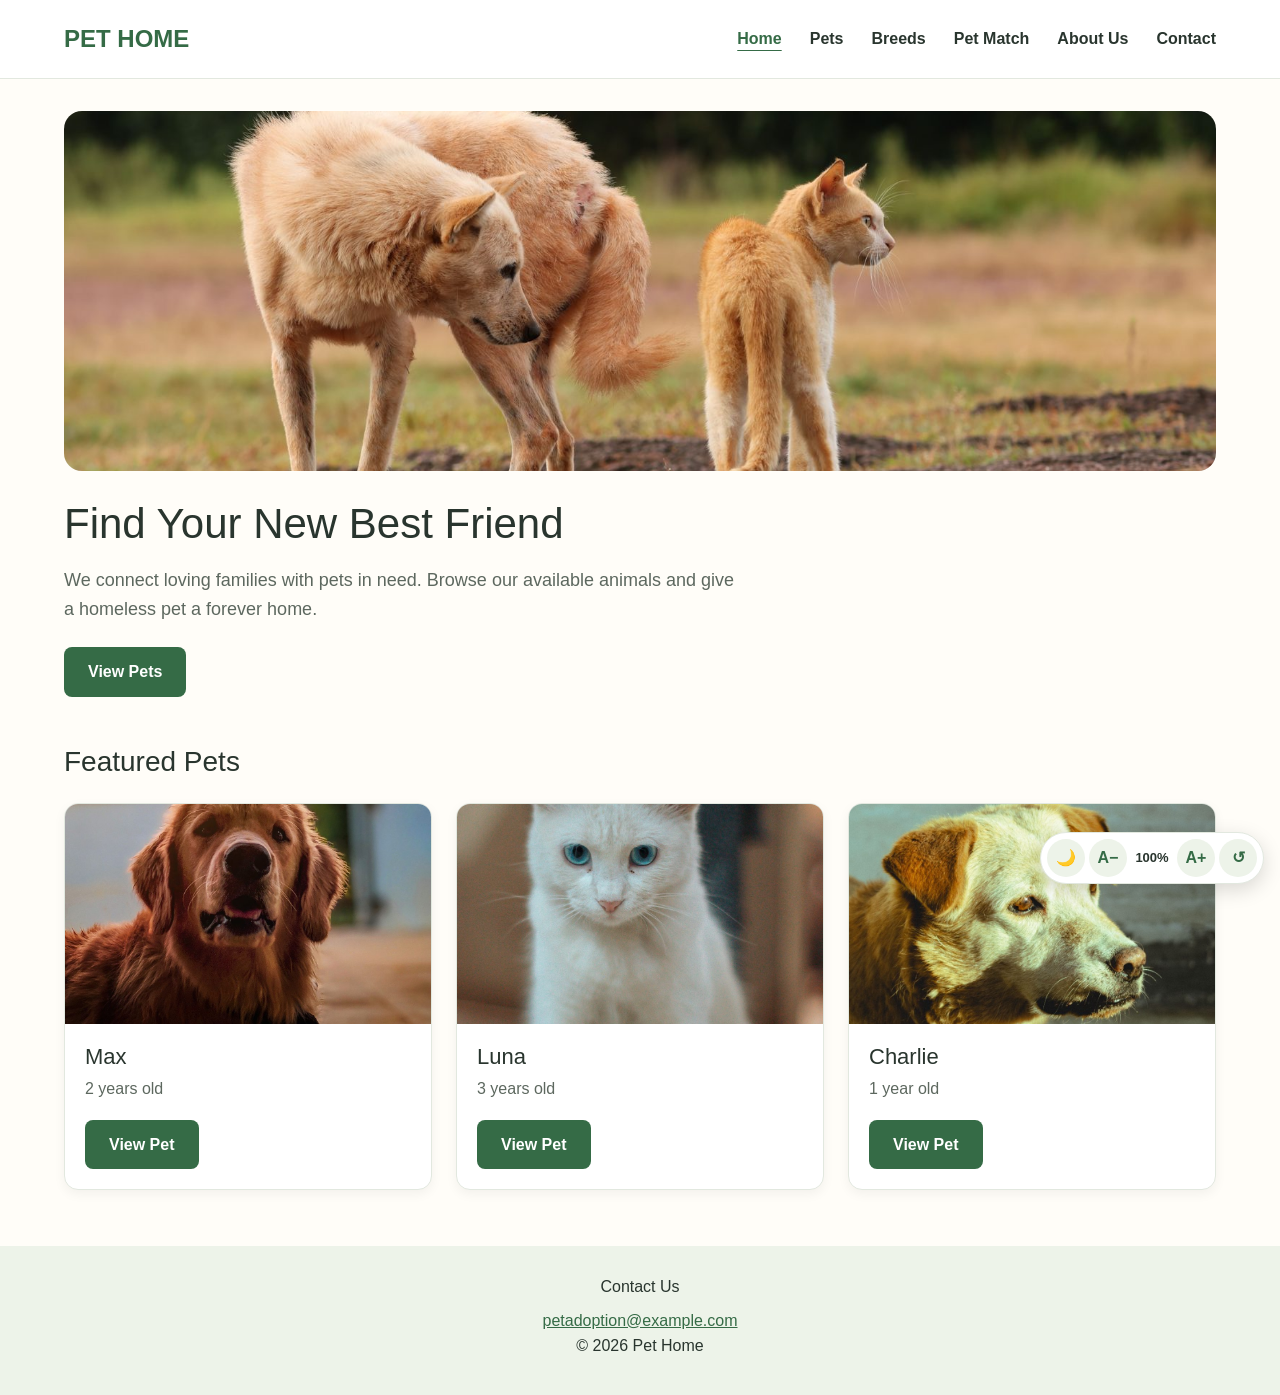
<file: index.html>
<!DOCTYPE html>
<html lang="en">
<head>
    <meta charset="UTF-8">
    <meta name="viewport" content="width=device-width, initial-scale=1.0">
    <meta name="description"
          content="Pet Home helps homeless pets find loving families.">

    <title>Pet Home | Home</title>
    <link href="https://cdn.jsdelivr.net/npm/bootstrap@5.3.8/dist/css/bootstrap.min.css"
        rel="stylesheet">
    <link rel="stylesheet" href="css/style-zhibek.css">
    <link rel="stylesheet" href="css/style-final.css">
</head>
<body>

    <header class="site-header">
        <nav class="navbar" aria-label="Main navigation">
            <a href="index.html" class="logo">PET HOME</a>

            <ul class="nav-links">
                <li>
                    <a href="index.html" aria-current="page">Home</a>
                </li>
                <li><a href="pets.html">Pets</a></li>
                <li><a href="breeds.html">Breeds</a></li>
                <li><a href="match.html">Pet Match</a></li>
                <li><a href="about.html">About Us</a></li>
                <li><a href="contact.html">Contact</a></li>
            </ul>
        </nav>
    </header>

    <main>
        <section class="hero">
            <img src="images/home.jpg"
                 alt="Pets waiting for a loving home"
                 class="hero-image">

            <div class="hero-content">
                <h1>Find Your New Best Friend</h1>

                <p>
                    We connect loving families with pets in need.
                    Browse our available animals and give
                    a homeless pet a forever home.
                </p>

                <a href="pets.html" class="button">View Pets</a>
            </div>
        </section>

        <section class="featured-pets">
            <h2>Featured Pets</h2>

            <div class="pet-grid">

                <article class="pet-card">
                    <img src="images/max.jpg"
                         alt="Max, a Labrador looking for a home"
                         class="pet-image">

                    <div class="pet-card-content">
                        <h3>Max</h3>
                        <p>2 years old</p>
                        <a href="pet-max.html" class="button">
                            View Pet
                        </a>
                    </div>
                </article>

                <article class="pet-card">
                    <img src="images/luna.jpg"
                         alt="Luna, a cat looking for a home"
                         class="pet-image">

                    <div class="pet-card-content">
                        <h3>Luna</h3>
                        <p>3 years old</p>
                        <a href="pet-luna.html" class="button">
                            View Pet
                        </a>
                    </div>
                </article>

                <article class="pet-card">
                    <img src="images/charlie.jpg"
                         alt="Charlie, a dog looking for a home"
                         class="pet-image">

                    <div class="pet-card-content">
                        <h3>Charlie</h3>
                        <p>1 year old</p>
                        <a href="pet-charlie.html" class="button">
                            View Pet
                        </a>
                    </div>
                </article>

            </div>
        </section>
    </main>

    <footer class="site-footer">
        <p>Contact Us</p>

        <a href="mailto:petadoption@example.com">
            petadoption@example.com
        </a>

        <p>&copy; 2026 Pet Home</p>
    </footer>

    <script src="js/storage.js"></script>
    <script src="js/theme.js"></script>
</body>
</html>
</file>
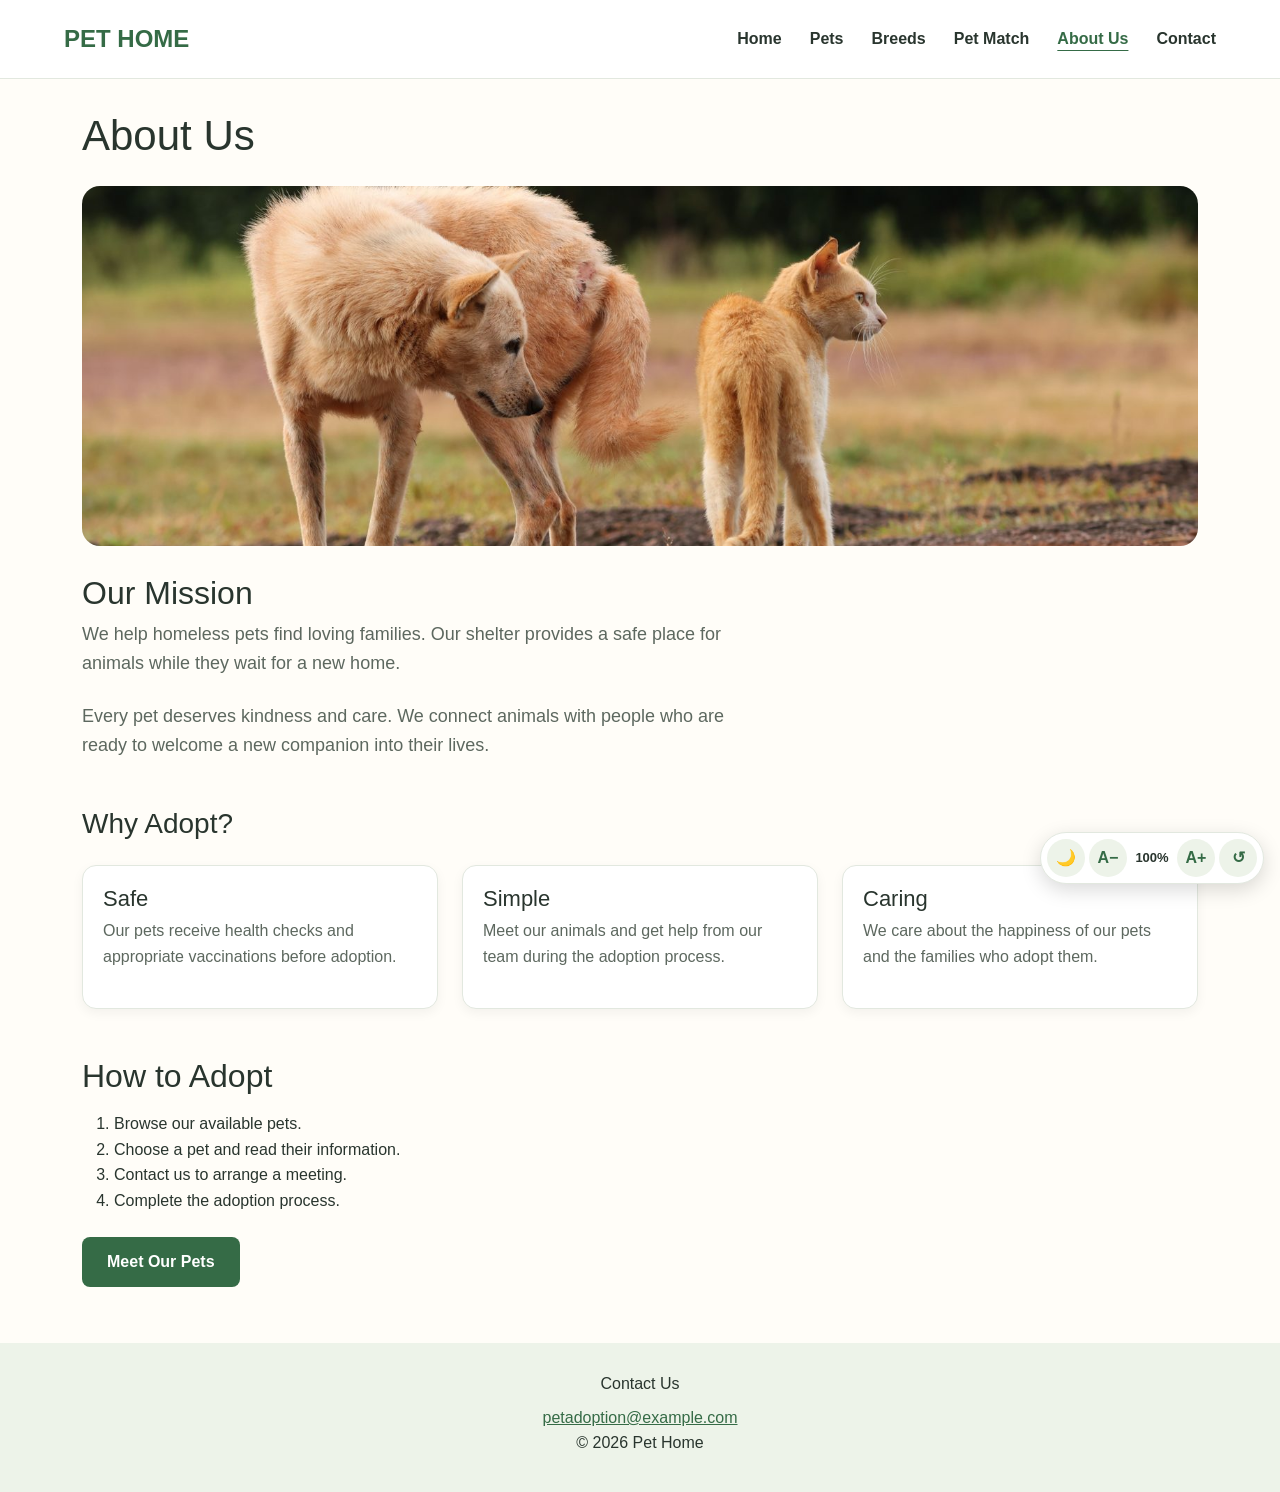
<file: about.html>
<!DOCTYPE html>
<html lang="en">
<head>
    <meta charset="UTF-8">
    <meta name="viewport" content="width=device-width, initial-scale=1">
    <meta name="description"
          content="Discover Pet Home and our mission to help pets find loving families.">

    <title>Pet Home | About Us</title>

    <link href="https://cdn.jsdelivr.net/npm/bootstrap@5.3.8/dist/css/bootstrap.min.css"
          rel="stylesheet">

    <link rel="stylesheet" href="css/style-zhibek.css">
    <link rel="stylesheet" href="css/style-final.css">
</head>
<body>

    <header class="site-header">
        <nav class="navbar" aria-label="Main navigation">
            <a href="index.html" class="logo">PET HOME</a>

            <ul class="nav-links">
                <li><a href="index.html">Home</a></li>
                <li><a href="pets.html">Pets</a></li>
                <li><a href="breeds.html">Breeds</a></li>
                <li><a href="match.html">Pet Match</a></li>
                <li>
                    <a href="about.html" aria-current="page">About Us</a>
                </li>
                <li><a href="contact.html">Contact</a></li>
            </ul>
        </nav>
    </header>

    <main class="container">

        <section class="hero">
            <h1 class="mb-4">About Us</h1>

            <img src="images/home.jpg"
                 alt="A dog and a cat together outdoors"
                 class="hero-image">

            <div class="hero-content">
                <h2>Our Mission</h2>

                <p>
                    We help homeless pets find loving families.
                    Our shelter provides a safe place for animals
                    while they wait for a new home.
                </p>

                <p>
                    Every pet deserves kindness and care.
                    We connect animals with people who are ready
                    to welcome a new companion into their lives.
                </p>
            </div>
        </section>

        <section class="featured-pets">
            <h2>Why Adopt?</h2>

            <div class="pet-grid">

                <article class="pet-card">
                    <div class="pet-card-content">
                        <h3>Safe</h3>
                        <p>
                            Our pets receive health checks and
                            appropriate vaccinations before adoption.
                        </p>
                    </div>
                </article>

                <article class="pet-card">
                    <div class="pet-card-content">
                        <h3>Simple</h3>
                        <p>
                            Meet our animals and get help from
                            our team during the adoption process.
                        </p>
                    </div>
                </article>

                <article class="pet-card">
                    <div class="pet-card-content">
                        <h3>Caring</h3>
                        <p>
                            We care about the happiness of our pets
                            and the families who adopt them.
                        </p>
                    </div>
                </article>

            </div>
        </section>

        <section class="mt-5">
            <h2 class="mb-3">How to Adopt</h2>

            <ol class="mb-4">
                <li>Browse our available pets.</li>
                <li>Choose a pet and read their information.</li>
                <li>Contact us to arrange a meeting.</li>
                <li>Complete the adoption process.</li>
            </ol>

            <a href="pets.html" class="btn button">Meet Our Pets</a>
        </section>

    </main>

    <footer class="site-footer">
        <p>Contact Us</p>

        <a href="mailto:petadoption@example.com">
            petadoption@example.com
        </a>

        <p>&copy; 2026 Pet Home</p>
    </footer>

    <script src="js/storage.js"></script>
    <script src="js/theme.js"></script>
</body>
</html>
</file>
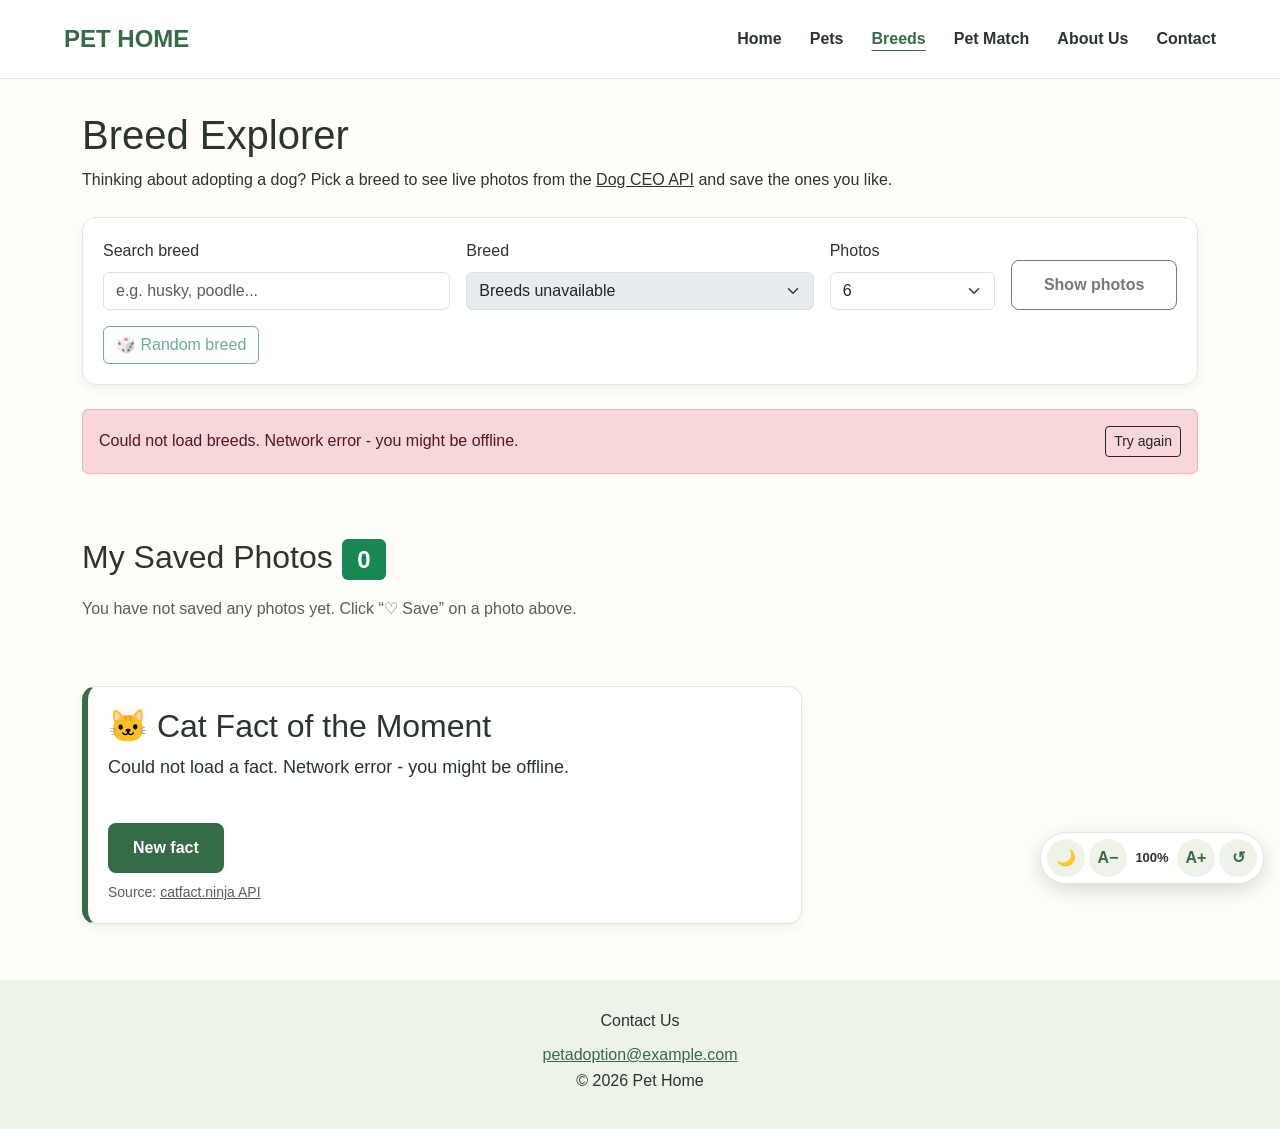
<file: breeds.html>
<!DOCTYPE html>
<html lang="en">
<head>
    <meta charset="UTF-8">
    <meta name="viewport" content="width=device-width, initial-scale=1">
    <meta name="description"
          content="Explore dog breeds with live photos and read random cat facts at Pet Home.">

    <title>Pet Home | Breed Explorer</title>

    <link href="https://cdn.jsdelivr.net/npm/bootstrap@5.3.8/dist/css/bootstrap.min.css"
          rel="stylesheet">

    <link rel="stylesheet" href="css/style-zhibek.css">
    <link rel="stylesheet" href="css/style-final.css">
</head>
<body>

    <header class="site-header">
        <nav class="navbar" aria-label="Main navigation">
            <a href="index.html" class="logo">PET HOME</a>

            <ul class="nav-links">
                <li><a href="index.html">Home</a></li>
                <li><a href="pets.html">Pets</a></li>
                <li><a href="breeds.html" aria-current="page">Breeds</a></li>
                <li><a href="match.html">Pet Match</a></li>
                <li><a href="about.html">About Us</a></li>
                <li><a href="contact.html">Contact</a></li>
            </ul>
        </nav>
    </header>

    <main class="container">
        <section aria-labelledby="breeds-heading">
            <h1 id="breeds-heading">Breed Explorer</h1>
            <p class="mb-4">
                Thinking about adopting a dog? Pick a breed to see live photos
                from the <a href="https://dog.ceo/dog-api/" target="_blank" rel="noopener">Dog CEO API</a>
                and save the ones you like.
            </p>

            <div class="explorer-panel">
                <div class="row g-3 align-items-end">
                    <div class="col-md-4">
                        <label for="breed-search" class="form-label">Search breed</label>
                        <input type="text" id="breed-search" class="form-control"
                               placeholder="e.g. husky, poodle..." autocomplete="off">
                    </div>

                    <div class="col-md-4">
                        <label for="breed-select" class="form-label">Breed</label>
                        <select id="breed-select" class="form-select" disabled>
                            <option>Loading breeds...</option>
                        </select>
                    </div>

                    <div class="col-md-2">
                        <label for="photo-count" class="form-label">Photos</label>
                        <select id="photo-count" class="form-select">
                            <option value="3">3</option>
                            <option value="6" selected>6</option>
                            <option value="9">9</option>
                        </select>
                    </div>

                    <div class="col-md-2 d-grid">
                        <button id="load-photos" class="btn button" disabled>Show photos</button>
                    </div>
                </div>

                <div class="d-flex flex-wrap gap-2 mt-3">
                    <button id="random-breed" class="btn btn-outline-success" disabled>🎲 Random breed</button>
                    <span id="breed-info" class="align-self-center text-muted" aria-live="polite"></span>
                </div>
            </div>

            <div id="api-status" class="mt-4" aria-live="polite"></div>

            <div id="dog-gallery" class="photo-grid mt-3"></div>
        </section>

        <section class="mt-5" aria-labelledby="saved-heading">
            <div class="d-flex flex-wrap justify-content-between align-items-center gap-2 mb-3">
                <h2 id="saved-heading" class="mb-0">My Saved Photos <span id="saved-count" class="badge bg-success">0</span></h2>
                <button id="clear-saved" class="btn btn-outline-danger btn-sm">Clear all</button>
            </div>
            <p id="saved-empty" class="text-muted">You have not saved any photos yet. Click “♡ Save” on a photo above.</p>
            <div id="saved-gallery" class="photo-grid photo-grid--small"></div>
        </section>

        <section class="mt-5" aria-labelledby="fact-heading">
            <div class="fact-card">
                <h2 id="fact-heading">🐱 Cat Fact of the Moment</h2>
                <p id="cat-fact" class="fact-text" aria-live="polite">Loading a cat fact...</p>
                <button id="new-fact" class="btn button">New fact</button>
                <p class="small text-muted mt-2 mb-0">
                    Source: <a href="https://catfact.ninja/" target="_blank" rel="noopener">catfact.ninja API</a>
                </p>
            </div>
        </section>
    </main>

    <footer class="site-footer">
        <p>Contact Us</p>

        <a href="mailto:petadoption@example.com">
            petadoption@example.com
        </a>

        <p>&copy; 2026 Pet Home</p>
    </footer>

    <script src="js/storage.js"></script>
    <script src="js/breeds.js"></script>

    <script src="js/theme.js"></script>
</body>
</html>
</file>
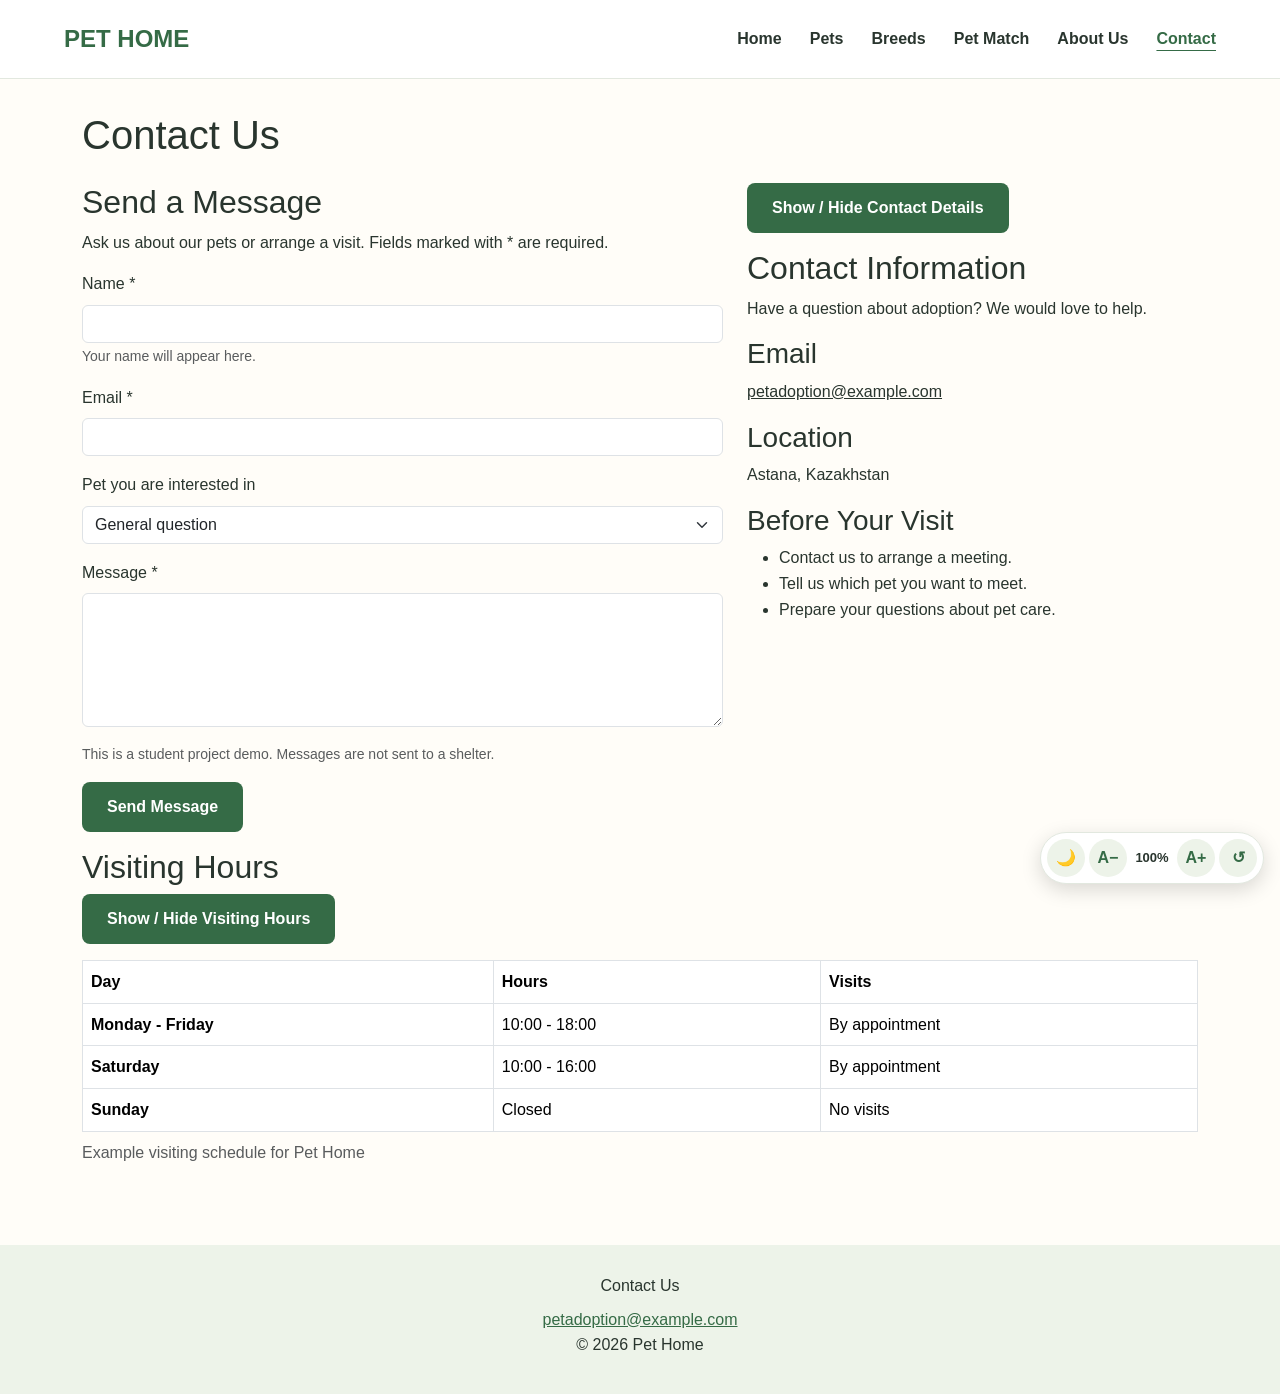
<file: contact.html>
<!DOCTYPE html>
<html lang="en">
<head>
    <meta charset="UTF-8">
    <meta name="viewport" content="width=device-width, initial-scale=1.0">

    <title>Pet Home | Contact</title>

    <link href="https://cdn.jsdelivr.net/npm/bootstrap@5.3.8/dist/css/bootstrap.min.css"
          rel="stylesheet">

    <link rel="stylesheet" href="css/style-zhibek.css">
    <link rel="stylesheet" href="css/style-final.css">
</head>
<body>

    <header class="site-header">
        <nav class="navbar" aria-label="Main navigation">
            <a href="index.html" class="logo">PET HOME</a>

            <ul class="nav-links">
                <li><a href="index.html">Home</a></li>
                <li><a href="pets.html">Pets</a></li>
                <li><a href="breeds.html">Breeds</a></li>
                <li><a href="match.html">Pet Match</a></li>
                <li><a href="about.html">About Us</a></li>
                <li>
                    <a href="contact.html" aria-current="page">Contact</a>
                </li>
            </ul>
        </nav>
    </header>

    <main class="container">
        <h1 class="mb-4">Contact Us</h1>

        <div class="row g-4">

            <section class="col-12 col-md-7"
                     aria-labelledby="form-heading">

                <h2 id="form-heading">Send a Message</h2>

                <p>
                    Ask us about our pets or arrange a visit.
                    Fields marked with <span class="required-mark">*</span>
                    are required.
                </p>

                <form id="contact-form" novalidate>
                    <div class="mb-3">
                        <label for="name" class="form-label">
                            Name <span class="required-mark">*</span>
                        </label>

                        <input type="text"
                               id="name"
                               name="name"
                               class="form-control"
                               autocomplete="name"
                               required>
                               <small class="form-text text-muted name-preview"> Your name will appear here. </small>
                    </div>

                    <div class="mb-3">
                        <label for="email" class="form-label">
                            Email <span class="required-mark">*</span>
                        </label>

                        <input type="email"
                               id="email"
                               name="email"
                               class="form-control"
                               autocomplete="email"
                               required>
                    </div>

                    <div class="mb-3">
                        <label for="pet" class="form-label">
                            Pet you are interested in
                        </label>

                        <select id="pet" name="pet" class="form-select">
                            <option value="">General question</option>
                            <option value="max">Max</option>
                            <option value="luna">Luna</option>
                            <option value="charlie">Charlie</option>
                            <option value="bella">Bella</option>
                            <option value="daisy">Daisy</option>
                            <option value="milo">Milo</option>
                        </select>
                    </div>

                    <div class="mb-3">
                        <label for="message" class="form-label">
                            Message <span class="required-mark">*</span>
                        </label>

                        <textarea id="message"
                                  name="message"
                                  class="form-control"
                                  rows="5"
                                  required></textarea>
                    </div>

                    <p class="small text-muted">
                        This is a student project demo.
                        Messages are not sent to a shelter.
                    </p>

                    <button type="submit" class="btn button">
                        Send Message
                    </button>

                    <p id="form-status"
                       class="mt-3"
                       role="status"></p>
                </form>
            </section>

            <section class="col-12 col-md-5"
                     aria-labelledby="info-heading">

                <div class="contact-info">
                    <button type="button" id="toggle-contact" class="btn button mb-3">
                        Show / Hide Contact Details
                    </button>
                    <h2 id="info-heading">Contact Information</h2>

                    <p>
                        Have a question about adoption?
                        We would love to help.
                    </p>

                    <h3>Email</h3>
                    <p>
                        <a href="mailto:petadoption@example.com">
                            petadoption@example.com
                        </a>
                    </p>

                    <h3>Location</h3>
                    <p>Astana, Kazakhstan</p>

                    <h3>Before Your Visit</h3>
                    <ul>
                        <li>Contact us to arrange a meeting.</li>
                        <li>Tell us which pet you want to meet.</li>
                        <li>Prepare your questions about pet care.</li>
                    </ul>
                </div>
            </section>
        </div>

        <section class="visiting-hours">
            <h2>Visiting Hours</h2>

            <button type="button" id="toggle-hours"
                    class="btn button mb-3">
                Show / Hide Visiting Hours
            </button>

            <div class="table-responsive">
                <table class="table table-bordered">
                    <caption>Example visiting schedule for Pet Home</caption>

                    <thead>
                        <tr>
                            <th scope="col">Day</th>
                            <th scope="col">Hours</th>
                            <th scope="col">Visits</th>
                        </tr>
                    </thead>

                    <tbody>
                        <tr>
                            <th scope="row">Monday - Friday</th>
                            <td>10:00 - 18:00</td>
                            <td>By appointment</td>
                        </tr>
                        <tr>
                            <th scope="row">Saturday</th>
                            <td>10:00 - 16:00</td>
                            <td>By appointment</td>
                        </tr>
                        <tr>
                            <th scope="row">Sunday</th>
                            <td>Closed</td>
                            <td>No visits</td>
                        </tr>
                    </tbody>
                </table>
            </div>
        </section>
    </main>

    <footer class="site-footer">
        <p>Contact Us</p>
        <a href="mailto:petadoption@example.com">
            petadoption@example.com
        </a>
        <p>&copy; 2026 Pet Home</p>
    </footer>

    <script src="js/storage.js"></script>
    <script src="js/contact.js"></script>
    <script src="https://code.jquery.com/jquery-3.7.1.min.js"></script>
    <script src="js/jquery.js"></script>

    <script src="js/theme.js"></script>
</body>
</html>
</file>
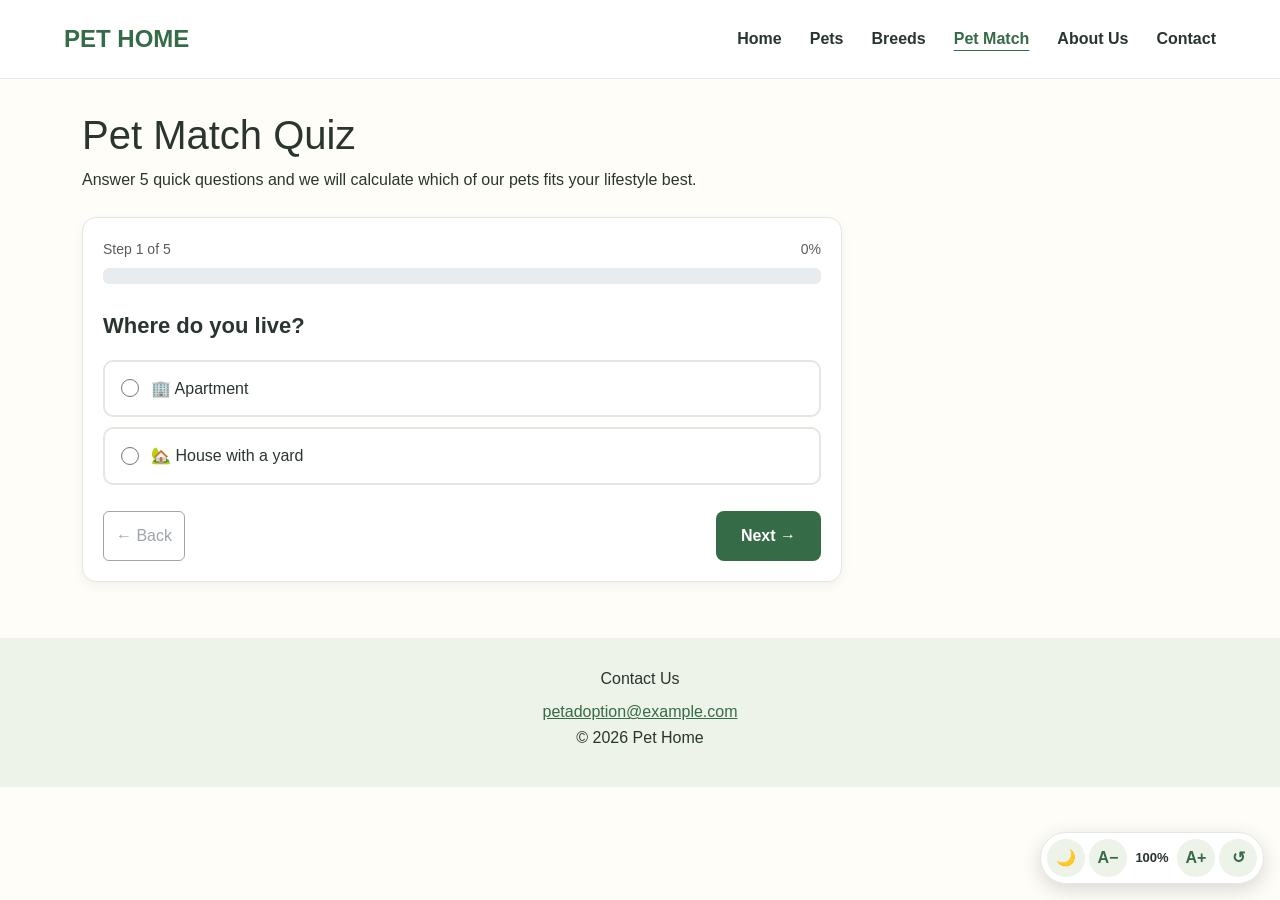
<file: match.html>
<!DOCTYPE html>
<html lang="en">
<head>
    <meta charset="UTF-8">
    <meta name="viewport" content="width=device-width, initial-scale=1">
    <meta name="description"
          content="Answer five quick questions and find the Pet Home pet that matches your lifestyle.">

    <title>Pet Home | Pet Match Quiz</title>

    <link href="https://cdn.jsdelivr.net/npm/bootstrap@5.3.8/dist/css/bootstrap.min.css"
          rel="stylesheet">

    <link rel="stylesheet" href="css/style-zhibek.css">
    <link rel="stylesheet" href="css/style-final.css">
</head>
<body>

    <header class="site-header">
        <nav class="navbar" aria-label="Main navigation">
            <a href="index.html" class="logo">PET HOME</a>

            <ul class="nav-links">
                <li><a href="index.html">Home</a></li>
                <li><a href="pets.html">Pets</a></li>
                <li><a href="breeds.html">Breeds</a></li>
                <li><a href="match.html" aria-current="page">Pet Match</a></li>
                <li><a href="about.html">About Us</a></li>
                <li><a href="contact.html">Contact</a></li>
            </ul>
        </nav>
    </header>

    <main class="container">
        <section aria-labelledby="match-heading" class="quiz-wrapper">
            <h1 id="match-heading">Pet Match Quiz</h1>
            <p class="mb-4">Answer 5 quick questions and we will calculate which of our pets fits your lifestyle best.</p>

            <div id="saved-result" class="saved-result mb-4" hidden></div>

            <form id="match-form" class="quiz-card" novalidate>
                <div class="d-flex justify-content-between small text-muted mb-2">
                    <span id="step-label">Step 1 of 5</span>
                    <span id="step-percent">0%</span>
                </div>
                <div class="progress mb-4" role="progressbar" aria-label="Quiz progress"
                     aria-valuemin="0" aria-valuemax="100" aria-valuenow="0">
                    <div id="quiz-progress" class="progress-bar bg-success" style="width: 0%"></div>
                </div>

                <fieldset class="quiz-step" data-step="1">
                    <legend>Where do you live?</legend>
                    <label class="quiz-option"><input type="radio" name="space" value="apartment"> 🏢 Apartment</label>
                    <label class="quiz-option"><input type="radio" name="space" value="house"> 🏡 House with a yard</label>
                </fieldset>

                <fieldset class="quiz-step" data-step="2" hidden>
                    <legend>How much free time can you give a pet each day?</legend>
                    <label class="quiz-option"><input type="radio" name="time" value="1"> ⏱ Less than 1 hour</label>
                    <label class="quiz-option"><input type="radio" name="time" value="2"> 🕑 1-3 hours</label>
                    <label class="quiz-option"><input type="radio" name="time" value="3"> 🕓 More than 3 hours</label>
                </fieldset>

                <fieldset class="quiz-step" data-step="3" hidden>
                    <legend>How active are you?</legend>
                    <label class="quiz-option"><input type="radio" name="energy" value="1"> 🛋 Calm - I love quiet evenings</label>
                    <label class="quiz-option"><input type="radio" name="energy" value="2"> 🚶 Moderate - daily walks</label>
                    <label class="quiz-option"><input type="radio" name="energy" value="3"> 🏃 Very active - running, hiking</label>
                </fieldset>

                <fieldset class="quiz-step" data-step="4" hidden>
                    <legend>Have you had pets before?</legend>
                    <label class="quiz-option"><input type="radio" name="experience" value="1"> 🌱 This will be my first pet</label>
                    <label class="quiz-option"><input type="radio" name="experience" value="2"> 🐾 I have had a pet before</label>
                    <label class="quiz-option"><input type="radio" name="experience" value="3"> 🏆 I am very experienced</label>
                </fieldset>

                <fieldset class="quiz-step" data-step="5" hidden>
                    <legend>Are there children in your home?</legend>
                    <label class="quiz-option"><input type="radio" name="kids" value="yes"> 👨‍👩‍👧 Yes</label>
                    <label class="quiz-option"><input type="radio" name="kids" value="no"> 🙂 No</label>
                </fieldset>

                <p id="quiz-error" class="text-danger fw-bold mt-2" aria-live="assertive"></p>

                <div class="d-flex justify-content-between mt-3">
                    <button type="button" id="prev-step" class="btn btn-outline-secondary" disabled>← Back</button>
                    <button type="button" id="next-step" class="btn button">Next →</button>
                    <button type="submit" id="submit-quiz" class="btn button" hidden>See my match 🐾</button>
                </div>
            </form>

            <section id="quiz-results" class="mt-4" aria-live="polite" hidden></section>
        </section>
    </main>

    <footer class="site-footer">
        <p>Contact Us</p>

        <a href="mailto:petadoption@example.com">
            petadoption@example.com
        </a>

        <p>&copy; 2026 Pet Home</p>
    </footer>

    <script src="js/storage.js"></script>
    <script src="https://code.jquery.com/jquery-3.7.1.min.js"></script>
    <script src="js/pets-data.js"></script>
    <script src="js/match.js"></script>

    <script src="js/theme.js"></script>
</body>
</html>
</file>
<file: css/style-zhibek.css>
* {
    box-sizing: border-box;
}

body {
    margin: 0;
    font-family: Arial, sans-serif;
    color: #29352e;
    background-color: #fffdf8;
    line-height: 1.6;
}

img {
    display: block;
    max-width: 100%;
}

a {
    color: inherit;
}

h1,
h2,
h3,
p {
    margin-top: 0;
}

.site-header {
    background-color: #ffffff;
    border-bottom: 1px solid #e2e8df;
}

.navbar {
    max-width: 1200px;
    margin: 0 auto;
    padding: 20px 24px;

    display: flex;
    justify-content: space-between;
    align-items: center;
    gap: 24px;
}

.logo {
    font-size: 24px;
    font-weight: bold;
    color: #356b46;
    text-decoration: none;
}

.nav-links {
    display: flex;
    flex-wrap: wrap;
    gap: 28px;

    margin: 0;
    padding: 0;
    list-style: none;
}

.nav-links a {
    display: inline-block;
    padding: 6px 0;
    text-decoration: none;
    font-weight: bold;
}

.nav-links a:hover,
.nav-links a[aria-current="page"] {
    color: #356b46;
    text-decoration: underline;
    text-underline-offset: 6px;
}

main {
    max-width: 1200px;
    margin: 0 auto;
    padding: 32px 24px 56px;
}

.hero {
    margin-bottom: 48px;
}

.hero-image {
    width: 100%;
    height: 360px;
    object-fit: cover;
    border-radius: 18px;
}

.hero-content {
    max-width: 680px;
    padding-top: 28px;
}

.hero h1 {
    margin-bottom: 16px;
    font-size: 42px;
    line-height: 1.2;
}

.hero p {
    margin-bottom: 24px;
    color: #5d685f;
    font-size: 18px;
}

.button {
    display: inline-block;
    padding: 12px 24px;

    background-color: #356b46;
    color: #ffffff;
    border-radius: 8px;

    text-decoration: none;
    font-weight: bold;
    text-align: center;
}

.button:hover {
    background-color: #264e33;
}

a:focus-visible {
    outline: 3px solid #c17b27;
    outline-offset: 4px;
}

.featured-pets h2 {
    margin-bottom: 24px;
    font-size: 28px;
}

.pet-grid {
    display: grid;
    grid-template-columns: repeat(3, minmax(0, 1fr));
    gap: 24px;
}

.pet-card {
    position: relative;
    overflow: hidden;

    background-color: #ffffff;
    border: 1px solid #e2e8df;
    border-radius: 14px;
    box-shadow: 0 4px 12px rgba(0, 0, 0, 0.05);
}

.pet-image {
    width: 100%;
    height: 220px;
    object-fit: cover;
}

.pet-card-content {
    padding: 20px;
}

.pet-card h3 {
    margin-bottom: 6px;
    font-size: 22px;
}

.pet-card p {
    margin-bottom: 18px;
    color: #5d685f;
}

.site-footer {
    padding: 28px 24px;
    background-color: #edf3e9;
    text-align: center;
}

.site-footer p {
    margin-bottom: 8px;
}

.site-footer a {
    color: #356b46;
    overflow-wrap: anywhere;
}
.pet-image[src="images/max.jpg"] {
    object-position: center bottom;
}

@media (max-width: 900px) {
    .nav-links {
        gap: 18px;
    }

    .hero-image {
        height: 300px;
    }

    .hero h1 {
        font-size: 34px;
    }

    .pet-grid {
        grid-template-columns: repeat(2, minmax(0, 1fr));
    }
}

@media (max-width: 600px) {
    .navbar {
        flex-direction: column;
        gap: 12px;
        padding: 16px;
    }

    .nav-links {
        justify-content: center;
        gap: 16px;
    }

    main {
        padding: 24px 16px 40px;
    }

    .hero-image {
        height: 230px;
    }

    .hero h1 {
        font-size: 28px;
    }

    .hero p {
        font-size: 16px;
    }

    .pet-grid {
        grid-template-columns: 1fr;
    }

    .pet-image {
        height: 240px;
    }

    .featured-pets h2 {
        font-size: 24px;
    }
}

.pet-controls {
    max-width: 600px;
}

.pet-controls input,
.pet-controls select {
    padding: 12px;
}

.favorite-btn {
    margin-top: 8px;
}

.pet-card {
    transition: transform 0.2s ease;
}

.pet-card:hover {
    transform: translateY(-5px);
}
.validation-error {
    font-size: 0.875rem;
}

.form-control.is-invalid {
    border-color: #dc3545;
}

#form-status {
    font-weight: 600;
}
</file>
<file: css/style-final.css>
:root {
    --ph-green: #356b46;
    --ph-green-dark: #264e33;
    --ph-surface: #ffffff;
    --ph-border: #e2e8df;
    --ph-muted: #5d685f;
    --ph-soft: #edf3e9;
}

.explorer-panel,
.quiz-card,
.fact-card,
.stats-panel,
.saved-result,
.best-match {
    background-color: var(--ph-surface);
    border: 1px solid var(--ph-border);
    border-radius: 14px;
    box-shadow: 0 4px 12px rgba(0, 0, 0, 0.05);
    padding: 20px;
}

.empty-message {
    grid-column: 1 / -1;
    padding: 24px;
    text-align: center;
    color: var(--ph-muted);
    background: var(--ph-soft);
    border-radius: 12px;
}

.stats-panel {
    display: grid;
    grid-template-columns: minmax(0, 1fr) minmax(0, 1fr);
    gap: 20px;
}

.stat-tiles {
    display: grid;
    grid-template-columns: repeat(3, minmax(0, 1fr));
    gap: 12px;
}

.stat-tile {
    display: flex;
    flex-direction: column;
    justify-content: center;
    padding: 14px;
    background: var(--ph-soft);
    border-radius: 12px;
    font-size: 14px;
    color: var(--ph-muted);
}

.stat-number {
    font-size: 28px;
    font-weight: bold;
    color: var(--ph-green);
    line-height: 1.1;
}

.stat-bar-row {
    display: grid;
    grid-template-columns: 70px 1fr 28px;
    align-items: center;
    gap: 10px;
    margin-bottom: 8px;
    font-size: 14px;
}

.stat-bar-track {
    height: 12px;
    background: var(--ph-soft);
    border-radius: 6px;
    overflow: hidden;
}

.stat-bar-fill {
    height: 100%;
    background: var(--ph-green);
    border-radius: 6px;
    transition: width 0.4s ease;
}

.stat-bar-value {
    text-align: right;
    font-weight: bold;
}

.pet-controls .btn {
    margin-right: 8px;
    margin-bottom: 8px;
}

.photo-grid {
    display: grid;
    grid-template-columns: repeat(3, minmax(0, 1fr));
    gap: 20px;
}

.photo-grid--small {
    grid-template-columns: repeat(4, minmax(0, 1fr));
}

.photo-card {
    margin: 0;
    overflow: hidden;
    background: var(--ph-surface);
    border: 1px solid var(--ph-border);
    border-radius: 14px;
    box-shadow: 0 4px 12px rgba(0, 0, 0, 0.05);
    animation: fadeUp 0.35s ease;
}

.photo-card img {
    width: 100%;
    height: 220px;
    object-fit: cover;
}

.photo-grid--small .photo-card img {
    height: 160px;
}

.photo-card figcaption {
    display: flex;
    justify-content: space-between;
    align-items: center;
    gap: 8px;
    padding: 12px 14px;
}

.photo-note {
    font-size: 14px;
    color: var(--ph-muted);
    overflow-wrap: anywhere;
}

.fact-card {
    max-width: 720px;
    border-left: 6px solid var(--ph-green);
}

.fact-text {
    font-size: 18px;
    min-height: 54px;
}

@keyframes fadeUp {
    from { opacity: 0; transform: translateY(10px); }
    to { opacity: 1; transform: translateY(0); }
}

.quiz-wrapper {
    max-width: 760px;
}

.quiz-step {
    border: 0;
    padding: 0;
    margin: 0;
}

.quiz-step legend {
    font-size: 22px;
    font-weight: bold;
    margin-bottom: 16px;
}

.quiz-option {
    display: flex;
    align-items: center;
    gap: 12px;
    padding: 14px 16px;
    margin-bottom: 10px;
    border: 2px solid var(--ph-border);
    border-radius: 10px;
    cursor: pointer;
    transition: border-color 0.2s, background-color 0.2s;
}

.quiz-option:hover {
    border-color: var(--ph-green);
}

.quiz-option.selected {
    border-color: var(--ph-green);
    background-color: var(--ph-soft);
    font-weight: bold;
}

.quiz-option input {
    accent-color: var(--ph-green);
    width: 18px;
    height: 18px;
}

.quiz-option:focus-within {
    outline: 3px solid #c17b27;
    outline-offset: 2px;
}

.shake {
    animation: shake 0.35s;
}

@keyframes shake {
    0%, 100% { transform: translateX(0); }
    25% { transform: translateX(-6px); }
    75% { transform: translateX(6px); }
}

.best-match {
    display: grid;
    grid-template-columns: 220px 1fr;
    gap: 24px;
    align-items: center;
}

.best-match-img {
    width: 100%;
    height: 220px;
    object-fit: cover;
    border-radius: 12px;
}

.match-row {
    display: flex;
    align-items: center;
    gap: 14px;
    margin-bottom: 14px;
}

.match-row img {
    width: 56px;
    height: 56px;
    object-fit: cover;
    border-radius: 50%;
}

.saved-result {
    display: flex;
    flex-wrap: wrap;
    justify-content: space-between;
    align-items: center;
    gap: 10px;
    padding: 14px 20px;
    background: var(--ph-soft);
}

.a11y-panel {
    position: fixed;
    right: 16px;
    bottom: 16px;
    z-index: 1000;
    display: flex;
    align-items: center;
    gap: 4px;
    padding: 6px;
    background: var(--ph-surface);
    border: 1px solid var(--ph-border);
    border-radius: 999px;
    box-shadow: 0 6px 20px rgba(0, 0, 0, 0.15);
}

.a11y-btn {
    min-width: 38px;
    height: 38px;
    border: 0;
    border-radius: 999px;
    background: var(--ph-soft);
    color: var(--ph-green);
    font-weight: bold;
    cursor: pointer;
}

.a11y-btn:hover:not(:disabled) {
    background: var(--ph-green);
    color: #ffffff;
}

.a11y-btn:disabled {
    opacity: 0.4;
    cursor: not-allowed;
}

.a11y-btn:focus-visible,
button:focus-visible {
    outline: 3px solid #c17b27;
    outline-offset: 2px;
}

.a11y-scale {
    min-width: 42px;
    text-align: center;
    font-size: 13px;
    font-weight: bold;
}

body.dark-theme {
    --ph-surface: #1f2722;
    --ph-border: #34423a;
    --ph-muted: #b5c2b8;
    --ph-soft: #2a352e;
    --ph-green: #7fc795;

    background-color: #151b17;
    color: #e6ede7;
}

body.dark-theme .site-header,
body.dark-theme .navbar,
body.dark-theme .pet-card,
body.dark-theme .card,
body.dark-theme .contact-info,
body.dark-theme .visiting-hours,
body.dark-theme form,
body.dark-theme section {
    background-color: transparent;
    color: inherit;
    border-color: var(--ph-border);
}

body.dark-theme .site-header {
    background-color: #1b221e;
}

body.dark-theme .pet-card,
body.dark-theme .card {
    background-color: var(--ph-surface);
}

body.dark-theme .site-footer {
    background-color: #1b221e;
}

body.dark-theme .logo,
body.dark-theme .site-footer a,
body.dark-theme .nav-links a:hover,
body.dark-theme .nav-links a[aria-current="page"],
body.dark-theme main a:not(.button):not(.btn) {
    color: var(--ph-green);
}

body.dark-theme p,
body.dark-theme .pet-card p,
body.dark-theme .hero p,
body.dark-theme .text-muted {
    color: var(--ph-muted) !important;
}

body.dark-theme .button,
body.dark-theme .btn.button {
    background-color: #3f8a57;
    color: #ffffff;
}

body.dark-theme .table {
    --bs-table-bg: transparent;
    --bs-table-color: #e6ede7;
}

@media (max-width: 900px) {
    .stats-panel {
        grid-template-columns: 1fr;
    }

    .photo-grid {
        grid-template-columns: repeat(2, minmax(0, 1fr));
    }

    .photo-grid--small {
        grid-template-columns: repeat(3, minmax(0, 1fr));
    }
}

@media (max-width: 600px) {
    .stat-tiles {
        grid-template-columns: 1fr 1fr 1fr;
        gap: 8px;
    }

    .stat-tile {
        padding: 10px;
        font-size: 12px;
    }

    .stat-number {
        font-size: 22px;
    }

    .photo-grid,
    .photo-grid--small {
        grid-template-columns: 1fr 1fr;
        gap: 12px;
    }

    .photo-card img,
    .photo-grid--small .photo-card img {
        height: 140px;
    }

    .photo-card figcaption {
        flex-direction: column;
        align-items: flex-start;
    }

    .best-match {
        grid-template-columns: 1fr;
    }

    .a11y-panel {
        right: 8px;
        bottom: 8px;
    }

    main {
        padding-bottom: 80px;
    }
}
</file>
